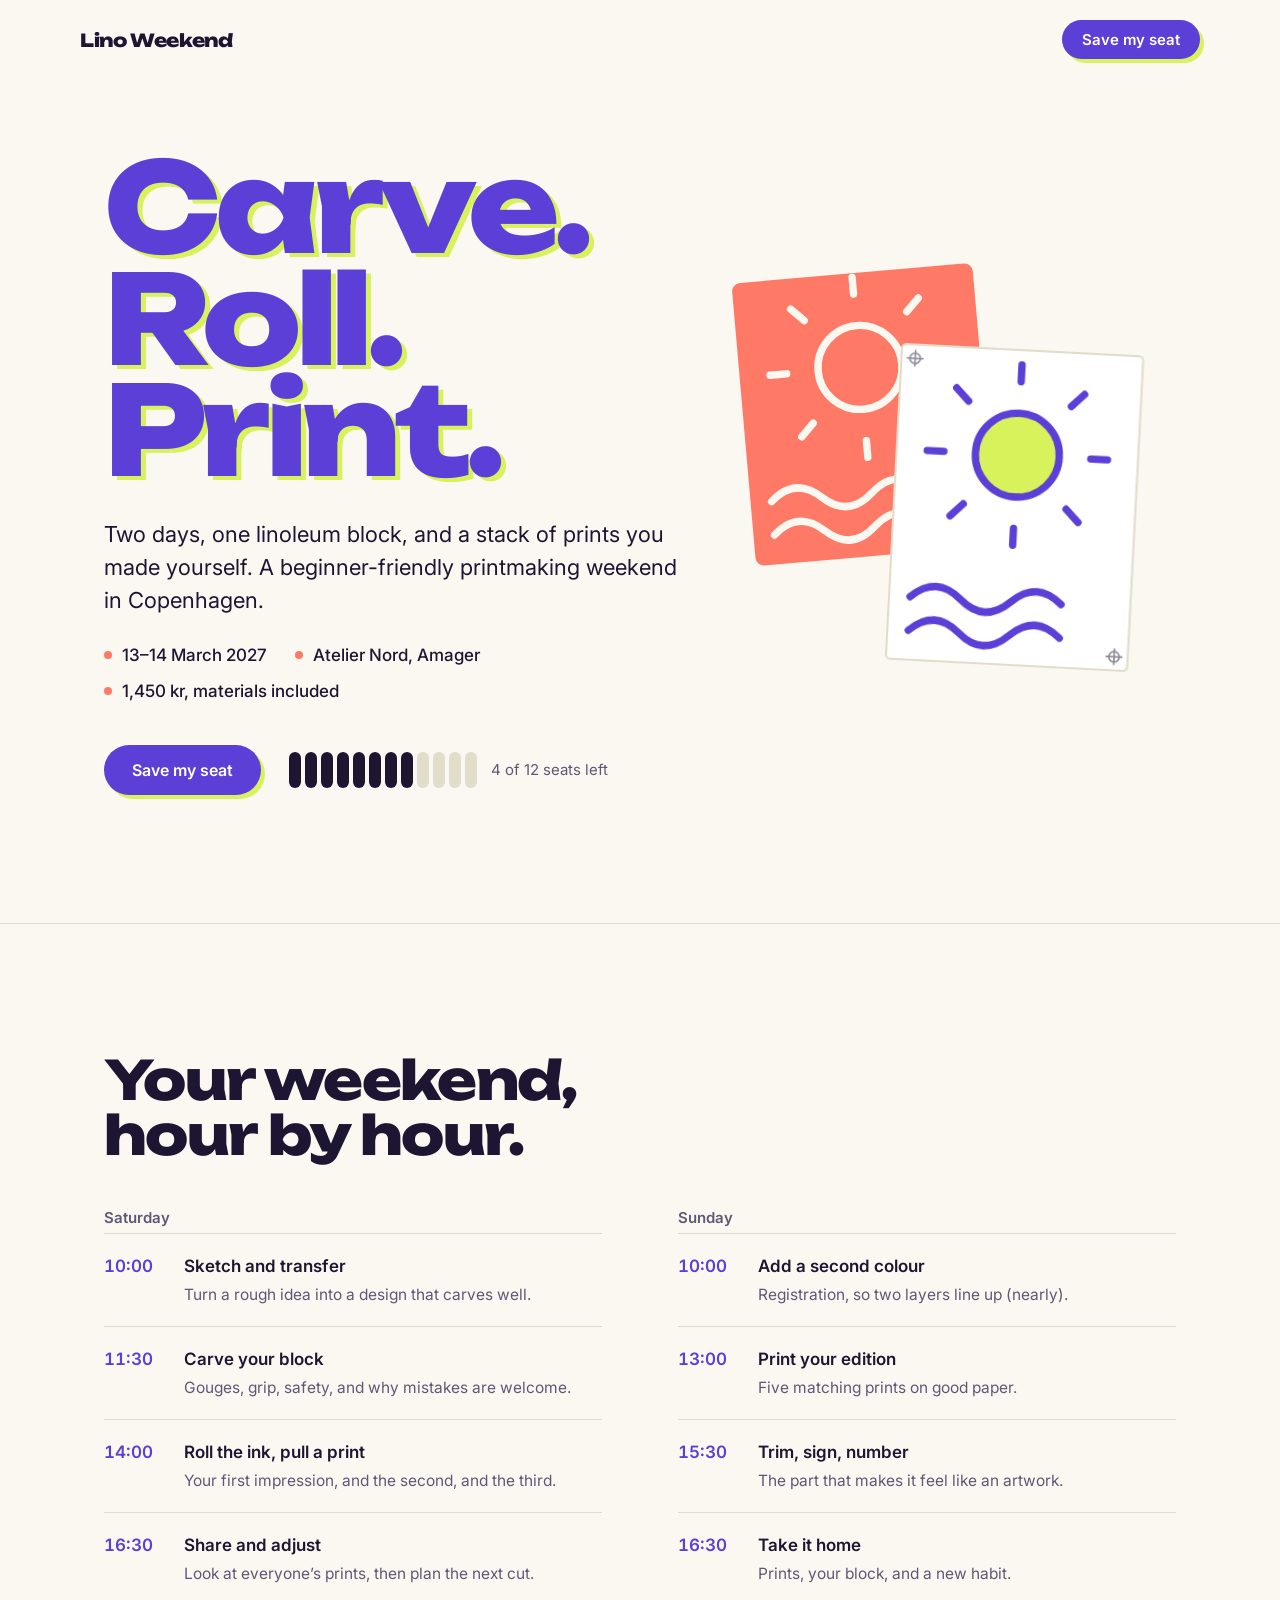
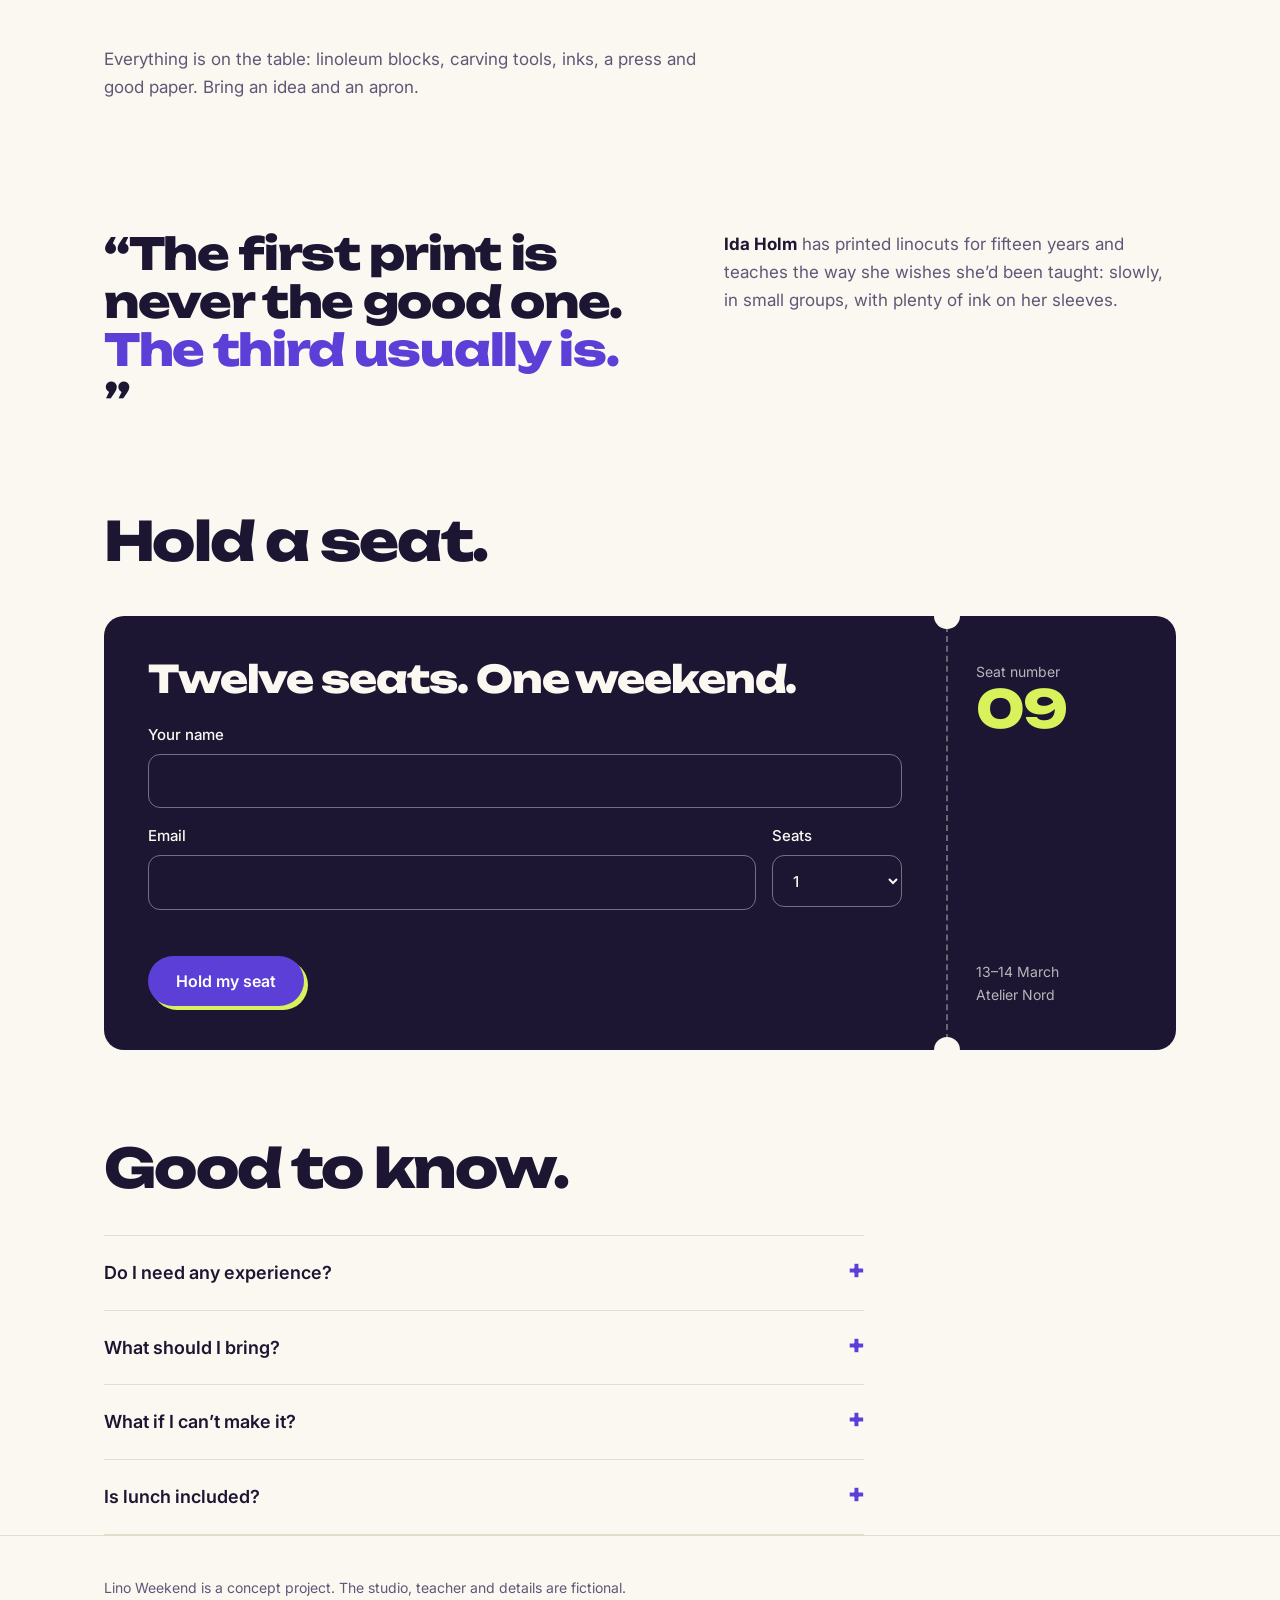
<file: public/index.html>
<!doctype html>
<html lang="en">
	<head>
		<meta charset="utf-8" />
		<meta
			name="viewport"
			content="width=device-width, initial-scale=1, viewport-fit=cover"
		/>
		<title>Lino Weekend: a two-day linocut workshop in Copenhagen</title>
		<link rel="preconnect" href="https://fonts.googleapis.com" />
		<link
			href="https://fonts.googleapis.com/css2?family=Inter:wght@400;500;600&family=Unbounded:wght@800&display=swap"
			rel="stylesheet"
		/>
		<link href="./styles.css" rel="stylesheet" />
	</head>
	<body>
		<header class="container site-header">
			<span class="brand">Lino Weekend</span>
			<a class="button button--small" href="#seat">Save my seat</a>
		</header>
		<div class="container">
			<div class="hero">
				<div>
					<h1
						class="headline"
						id="headline"
						aria-label="Carve. Roll. Print."
					>
						<span
							class="headline__layer headline__layer--offset"
							aria-hidden="true"
						>
							Carve.
							<br />
							Roll.
							<br />
							Print.
						</span>
						<span
							class="headline__layer headline__layer--front"
							aria-hidden="true"
						>
							Carve.
							<br />
							Roll.
							<br />
							Print.
						</span>
					</h1>
					<p class="lead">
						Two days, one linoleum block, and a stack of prints you
						made yourself. A beginner-friendly printmaking weekend
						in Copenhagen.
					</p>
					<ul class="hero-facts">
						<li>13–14 March 2027</li>
						<li>Atelier Nord, Amager</li>
						<li>1,450 kr, materials included</li>
					</ul>
					<div class="hero-cta">
						<a class="button" id="ctaButton" href="#seat">
							Save my seat
						</a>
						<div class="seat-status">
							<div
								class="seat-indicators"
								data-tube
								aria-hidden="true"
							></div>
							<span data-left></span>
						</div>
					</div>
				</div>
				<svg
					class="hero-art"
					viewBox="0 0 400 460"
					role="img"
					aria-label="A carved block beside the print it made"
				>
					<g transform="rotate(-5 120 220)">
						<rect
							x="10"
							y="40"
							width="230"
							height="270"
							rx="8"
							fill="var(--color-coral)"
						/>
						<g
							fill="none"
							stroke="var(--color-bg)"
							stroke-width="7"
							stroke-linecap="round"
						>
							<circle cx="125" cy="130" r="40" />
							<path
								d="M125 60v-16M125 216v-16M55 130H39M211 130h-16M76 81 64 69M186 191l-12-12M174 81l12-12M76 179l-12 12"
							/>
							<path d="M30 250q24-22 48 0t48 0 48 0 48 0" />
							<path d="M30 282q24-22 48 0t48 0 48 0" />
						</g>
					</g>
					<g class="hero-paper">
						<rect
							x="150"
							y="110"
							width="230"
							height="300"
							rx="4"
							fill="var(--color-paper)"
							stroke="var(--color-line)"
							stroke-width="2"
						/>
						<g
							fill="none"
							stroke="var(--color-violet)"
							stroke-width="7"
							stroke-linecap="round"
						>
							<circle
								cx="265"
								cy="210"
								r="40"
								fill="var(--color-lime)"
								stroke="none"
							/>
							<circle cx="265" cy="210" r="40" />
							<path
								d="M265 140v-16M265 296v-16M195 210h-16M351 210h-16M216 161l-12-12M326 271l-12-12M314 161l12-12M216 259l-12 12"
							/>
							<path d="M170 350q24-22 48 0t48 0 48 0" />
							<path d="M170 382q24-22 48 0t48 0 48 0" />
						</g>
						<g
							stroke="var(--color-ink)"
							stroke-width="1.5"
							fill="none"
							opacity=".5"
						>
							<circle cx="163" cy="123" r="5" />
							<path d="M155 123h16M163 115v16" />
							<circle cx="367" cy="397" r="5" />
							<path d="M359 397h16M367 389v16" />
						</g>
					</g>
				</svg>
			</div>
		</div>

		<section class="schedule" id="schedule">
			<div class="container">
				<h2>
					Your weekend,
					<br />
					hour by hour.
				</h2>
				<div class="schedule-grid">
					<div class="schedule-day">
						<h3>Saturday</h3>
						<ol>
							<li>
								<time>10:00</time>
								<div>
									<b>Sketch and transfer</b>
									<span>
										Turn a rough idea into a design that
										carves well.
									</span>
								</div>
							</li>
							<li>
								<time>11:30</time>
								<div>
									<b>Carve your block</b>
									<span>
										Gouges, grip, safety, and why mistakes
										are welcome.
									</span>
								</div>
							</li>
							<li>
								<time>14:00</time>
								<div>
									<b>Roll the ink, pull a print</b>
									<span>
										Your first impression, and the second,
										and the third.
									</span>
								</div>
							</li>
							<li>
								<time>16:30</time>
								<div>
									<b>Share and adjust</b>
									<span>
										Look at everyone’s prints, then plan the
										next cut.
									</span>
								</div>
							</li>
						</ol>
					</div>
					<div class="schedule-day">
						<h3>Sunday</h3>
						<ol>
							<li>
								<time>10:00</time>
								<div>
									<b>Add a second colour</b>
									<span>
										Registration, so two layers line up
										(nearly).
									</span>
								</div>
							</li>
							<li>
								<time>13:00</time>
								<div>
									<b>Print your edition</b>
									<span>
										Five matching prints on good paper.
									</span>
								</div>
							</li>
							<li>
								<time>15:30</time>
								<div>
									<b>Trim, sign, number</b>
									<span>
										The part that makes it feel like an
										artwork.
									</span>
								</div>
							</li>
							<li>
								<time>16:30</time>
								<div>
									<b>Take it home</b>
									<span>
										Prints, your block, and a new habit.
									</span>
								</div>
							</li>
						</ol>
					</div>
				</div>
				<p class="schedule-note">
					Everything is on the table: linoleum blocks, carving tools,
					inks, a press and good paper. Bring an idea and an apron.
				</p>
			</div>
		</section>

		<section class="teacher-section">
			<div class="container teacher">
				<blockquote>
					“The first print is never the good one.
					<em>The third usually is.</em>
					”
				</blockquote>
				<p>
					<strong>Ida Holm</strong>
					has printed linocuts for fifteen years and teaches the way
					she wishes she’d been taught: slowly, in small groups, with
					plenty of ink on her sleeves.
				</p>
			</div>
		</section>

		<section class="booking" id="seat">
			<div class="container">
				<h2 class="section-header">Hold a seat.</h2>
				<div class="ticket-card" id="ticketCard">
					<div class="booking-form">
						<h2>Twelve seats. One weekend.</h2>
						<form id="bookingForm" novalidate>
							<label>
								Your name
								<input id="nameInput" autocomplete="name" />
							</label>
							<div class="form-row">
								<label>
									Email
									<input
										id="emailInput"
										type="email"
										autocomplete="email"
									/>
								</label>
								<label>
									Seats
									<select id="seatsSelect">
										<option>1</option>
										<option>2</option>
									</select>
								</label>
							</div>
							<p
								class="form-error"
								id="formError"
								role="alert"
							></p>
							<button
								class="button"
								id="submitButton"
								type="submit"
							>
								Hold my seat
							</button>
						</form>
						<div class="booking-success" role="status">
							<h2 id="successTitle"></h2>
							<p id="successText"></p>
						</div>
					</div>
					<div class="ticket-stub" id="ticketStub">
						<div>
							<small>Seat number</small>
							<b id="seatNumber">09</b>
						</div>
						<div>
							<small>13–14 March</small>
							<small>Atelier Nord</small>
						</div>
					</div>
				</div>
			</div>
		</section>
		<section class="container faq-container">
			<div>
				<h2>Good to know.</h2>
				<div class="faq">
					<details>
						<summary>Do I need any experience?</summary>
						<p>
							No. Most of the group has never held a carving tool,
							and the weekend is paced for that.
						</p>
					</details>
					<details>
						<summary>What should I bring?</summary>
						<p>
							An apron and an idea. We provide blocks, tools,
							inks, paper and the press.
						</p>
					</details>
					<details>
						<summary>What if I can’t make it?</summary>
						<p>
							Move to the next weekend, or get a full refund up to
							14 days before.
						</p>
					</details>
					<details>
						<summary>Is lunch included?</summary>
						<p>
							Coffee and snacks are, and there is a long lunch
							break with good places nearby.
						</p>
					</details>
				</div>
			</div>
		</section>
		<footer>
			<div class="container">
				Lino Weekend is a concept project. The studio, teacher and
				details are fictional.
			</div>
		</footer>

		<script src="./script.js"></script>
	</body>
</html>
</file>
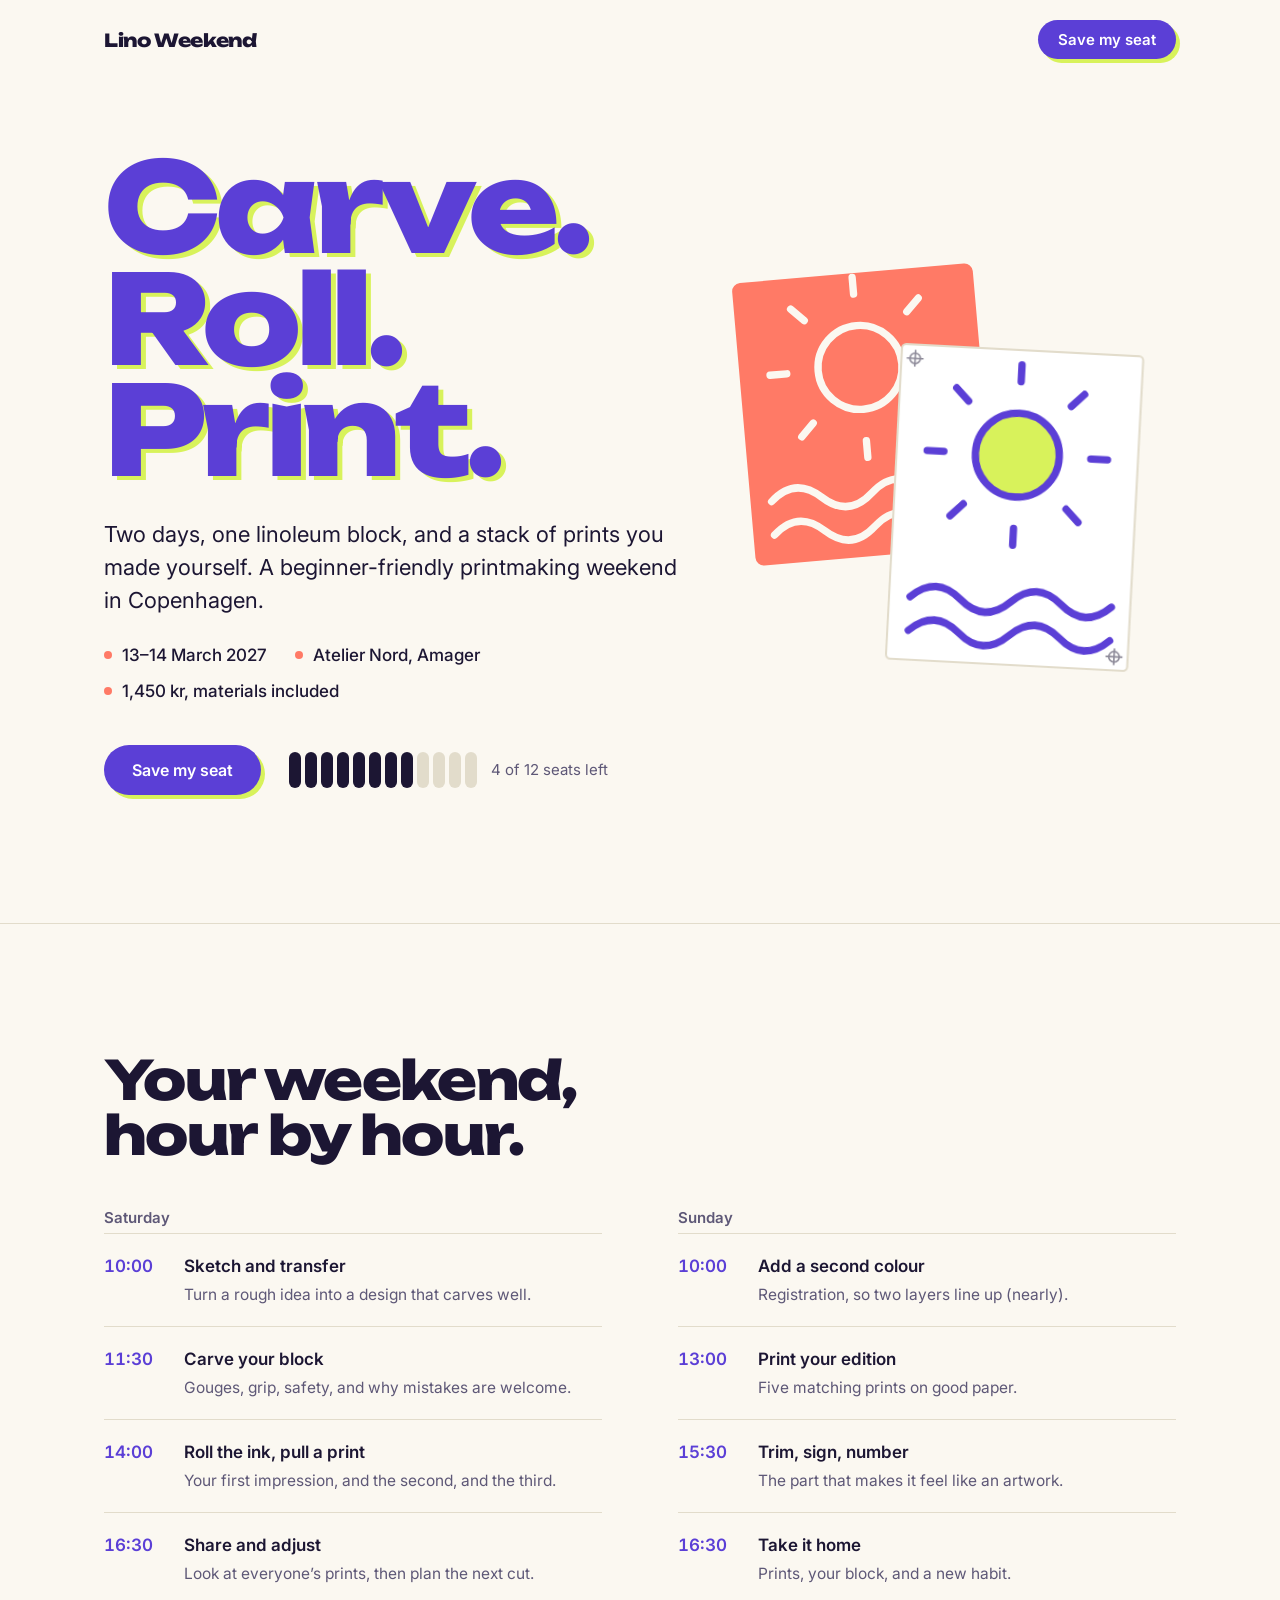
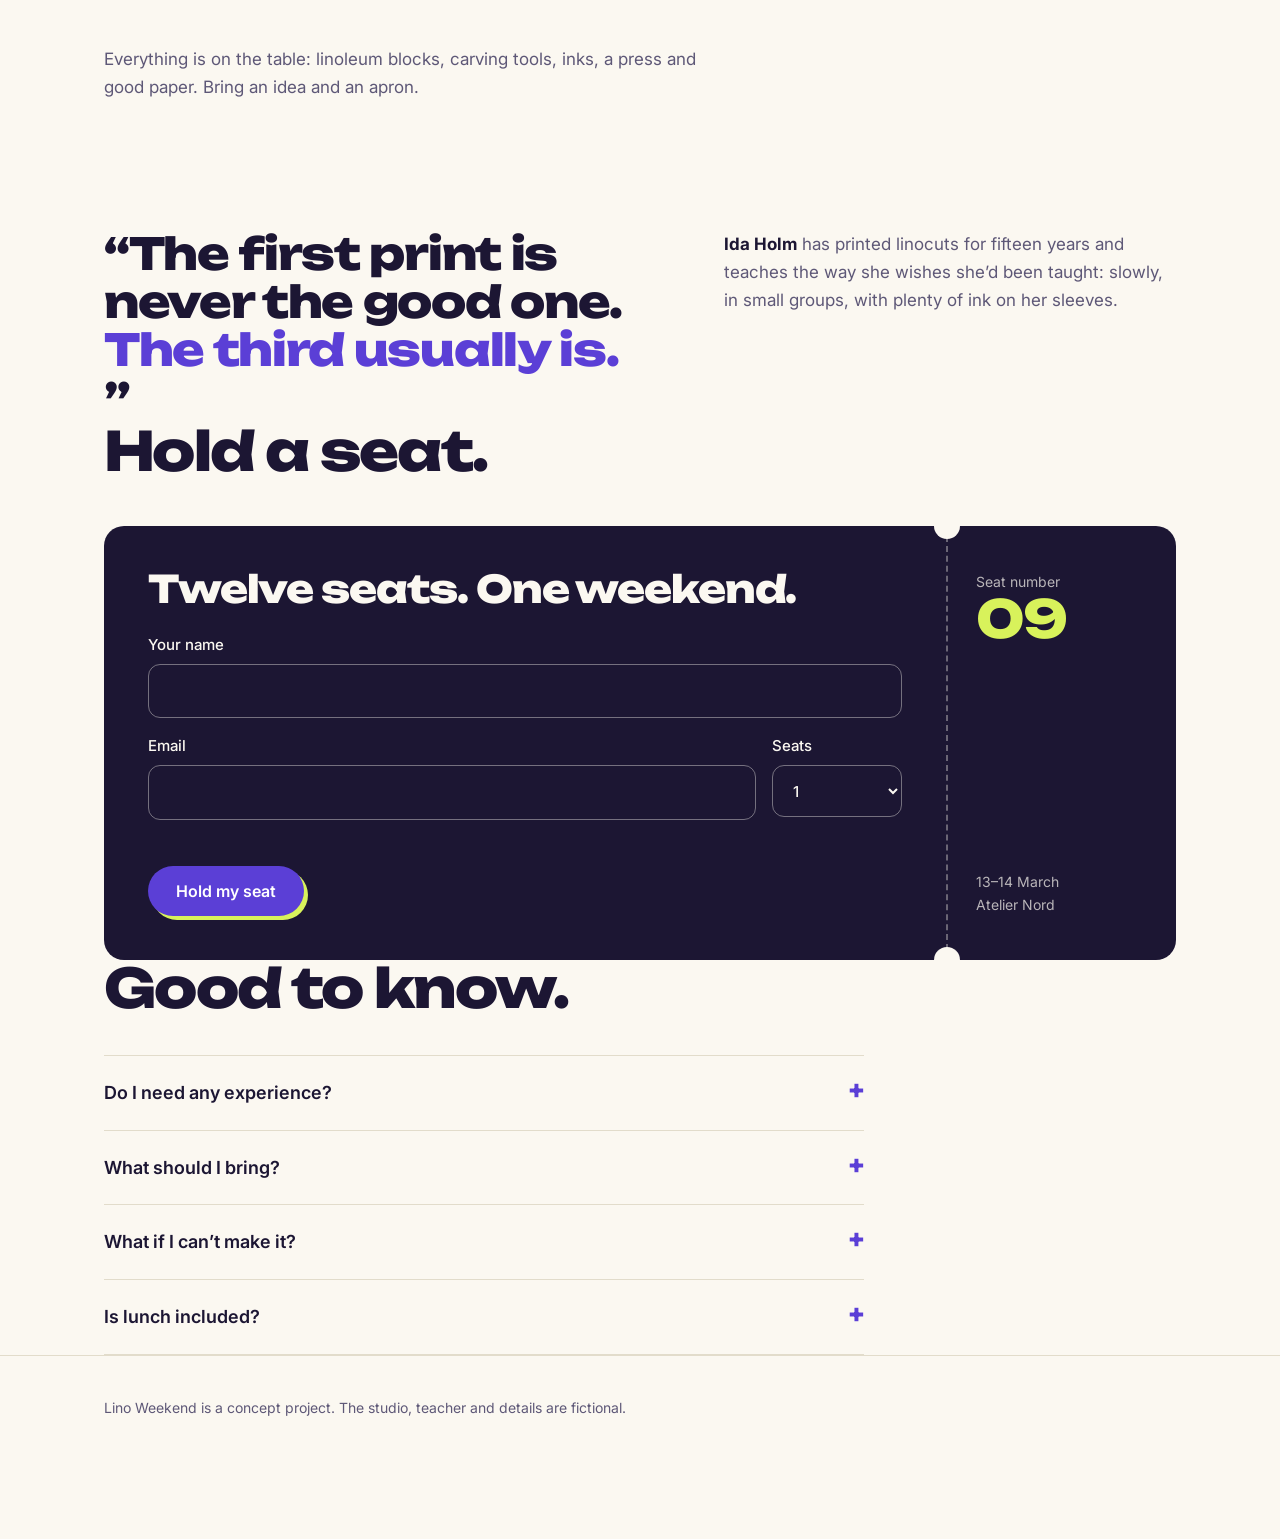
<file: public/linoWeekendWorkshop.html>
<!doctype html>
<html lang="en">
	<head>
		<meta charset="utf-8" />
		<meta
			name="viewport"
			content="width=device-width, initial-scale=1, viewport-fit=cover"
		/>
		<title>Lino Weekend: a two-day linocut workshop in Copenhagen</title>
		<link rel="preconnect" href="https://fonts.googleapis.com" />
		<link
			href="https://fonts.googleapis.com/css2?family=Inter:wght@400;500;600&family=Unbounded:wght@800&display=swap"
			rel="stylesheet"
		/>
		<link href="./styles.css" rel="stylesheet" />
	</head>
	<body>
		<div class="container">
			<header class="site-header">
				<span class="brand">Lino Weekend</span>
				<a class="button button--small" href="#seat">Save my seat</a>
			</header>

			<div class="hero">
				<div>
					<h1
						class="headline"
						id="headline"
						aria-label="Carve. Roll. Print."
					>
						<span
							class="headline__layer headline__layer--offset"
							aria-hidden="true"
						>
							<span class="parallax__text">Carve.
							<br />
							Roll.
							<br />
							Print.</span>
						</span>
						<span
							class="headline__layer headline__layer--front"
							aria-hidden="true"
						>
							<span class="parallax__text">Carve.
							<br />
							Roll.
							<br />
							Print.</span>
						</span>
					</h1>
					<p class="lead">
						Two days, one linoleum block, and a stack of prints you
						made yourself. A beginner-friendly printmaking weekend
						in Copenhagen.
					</p>
					<ul class="hero-facts">
						<li>13–14 March 2027</li>
						<li>Atelier Nord, Amager</li>
						<li>1,450 kr, materials included</li>
					</ul>
					<div class="hero-cta">
						<a class="button" id="ctaButton" href="#seat">
							Save my seat
						</a>
						<div class="seat-status">
							<div
								class="seat-indicators"
								data-tube
								aria-hidden="true"
							></div>
							<span data-left></span>
						</div>
					</div>
				</div>
				<svg
					class="hero-art"
					viewBox="0 0 400 460"
					role="img"
					aria-label="A carved block beside the print it made"
				>
					<g transform="rotate(-5 120 220)">
						<rect
							x="10"
							y="40"
							width="230"
							height="270"
							rx="8"
							fill="var(--color-coral)"
						/>
						<g
							fill="none"
							stroke="var(--color-bg)"
							stroke-width="7"
							stroke-linecap="round"
						>
							<circle cx="125" cy="130" r="40" />
							<path
								d="M125 60v-16M125 216v-16M55 130H39M211 130h-16M76 81 64 69M186 191l-12-12M174 81l12-12M76 179l-12 12"
							/>
							<path d="M30 250q24-22 48 0t48 0 48 0 48 0" />
							<path d="M30 282q24-22 48 0t48 0 48 0 48 0" />
						</g>
					</g>
					<g class="hero-paper">
						<rect
							x="150"
							y="110"
							width="230"
							height="300"
							rx="4"
							fill="var(--color-paper)"
							stroke="var(--color-line)"
							stroke-width="2"
						/>
						<g
							fill="none"
							stroke="var(--color-violet)"
							stroke-width="7"
							stroke-linecap="round"
						>
							<circle
								cx="265"
								cy="210"
								r="40"
								fill="var(--color-lime)"
								stroke="none"
							/>
							<circle cx="265" cy="210" r="40" />
							<path
								d="M265 140v-16M265 296v-16M195 210h-16M351 210h-16M216 161l-12-12M326 271l-12-12M314 161l12-12M216 259l-12 12"
							/>
							<path d="M170 350q24-22 48 0t48 0 48 0 48 0" />
							<path d="M170 382q24-22 48 0t48 0 48 0 48 0" />
						</g>
						<g
							stroke="var(--color-ink)"
							stroke-width="1.5"
							fill="none"
							opacity=".5"
						>
							<circle cx="163" cy="123" r="5" />
							<path d="M155 123h16M163 115v16" />
							<circle cx="367" cy="397" r="5" />
							<path d="M359 397h16M367 389v16" />
						</g>
					</g>
				</svg>
			</div>
		</div>

		<section class="schedule" id="schedule">
			<div class="container">
				<h2>
					Your weekend,
					<br />
					hour by hour.
				</h2>
				<div class="schedule-grid">
					<div class="schedule-day">
						<h3>Saturday</h3>
						<ol>
							<li>
								<time>10:00</time>
								<div>
									<b>Sketch and transfer</b>
									<span>
										Turn a rough idea into a design that
										carves well.
									</span>
								</div>
							</li>
							<li>
								<time>11:30</time>
								<div>
									<b>Carve your block</b>
									<span>
										Gouges, grip, safety, and why mistakes
										are welcome.
									</span>
								</div>
							</li>
							<li>
								<time>14:00</time>
								<div>
									<b>Roll the ink, pull a print</b>
									<span>
										Your first impression, and the second,
										and the third.
									</span>
								</div>
							</li>
							<li>
								<time>16:30</time>
								<div>
									<b>Share and adjust</b>
									<span>
										Look at everyone’s prints, then plan the
										next cut.
									</span>
								</div>
							</li>
						</ol>
					</div>
					<div class="schedule-day">
						<h3>Sunday</h3>
						<ol>
							<li>
								<time>10:00</time>
								<div>
									<b>Add a second colour</b>
									<span>
										Registration, so two layers line up
										(nearly).
									</span>
								</div>
							</li>
							<li>
								<time>13:00</time>
								<div>
									<b>Print your edition</b>
									<span>
										Five matching prints on good paper.
									</span>
								</div>
							</li>
							<li>
								<time>15:30</time>
								<div>
									<b>Trim, sign, number</b>
									<span>
										The part that makes it feel like an
										artwork.
									</span>
								</div>
							</li>
							<li>
								<time>16:30</time>
								<div>
									<b>Take it home</b>
									<span>
										Prints, your block, and a new habit.
									</span>
								</div>
							</li>
						</ol>
					</div>
				</div>
				<p class="schedule-note">
					Everything is on the table: linoleum blocks, carving tools,
					inks, a press and good paper. Bring an idea and an apron.
				</p>
			</div>
		</section>

		<section class="teacher-section">
			<div class="container teacher">
				<blockquote>
					“The first print is never the good one.
					<em>The third usually is.</em>
					”
				</blockquote>
				<p>
					<strong>Ida Holm</strong>
					has printed linocuts for fifteen years and teaches the way
					she wishes she’d been taught: slowly, in small groups, with
					plenty of ink on her sleeves.
				</p>
			</div>
		</section>

		<section class="booking" id="seat">
			<div class="container">
				<h2>Hold a seat.</h2>
				<div class="ticket-card" id="ticketCard">
					<div class="booking-form">
						<h2>Twelve seats. One weekend.</h2>
						<form id="bookingForm" novalidate>
							<label>
								Your name
								<input id="nameInput" autocomplete="name" />
							</label>
							<div class="form-row">
								<label>
									Email
									<input
										id="emailInput"
										type="email"
										autocomplete="email"
									/>
								</label>
								<label>
									Seats
									<select id="seatsSelect">
										<option>1</option>
										<option>2</option>
									</select>
								</label>
							</div>
							<p
								class="form-error"
								id="formError"
								role="alert"
							></p>
							<button
								class="button"
								id="submitButton"
								type="submit"
							>
								Hold my seat
							</button>
						</form>
						<div class="booking-success" role="status">
							<h2 id="successTitle"></h2>
							<p id="successText"></p>
						</div>
					</div>
					<div class="ticket-stub" id="ticketStub">
						<div>
							<small>Seat number</small>
							<b id="seatNumber">09</b>
						</div>
						<div>
							<small>13–14 March</small>
							<small>Atelier Nord</small>
						</div>
					</div>
				</div>
			</div>
		</section>

		<section class="faq-section">
			<div class="container">
				<h2>Good to know.</h2>
				<div class="faq">
					<details>
						<summary>Do I need any experience?</summary>
						<p>
							No. Most of the group has never held a carving tool,
							and the weekend is paced for that.
						</p>
					</details>
					<details>
						<summary>What should I bring?</summary>
						<p>
							An apron and an idea. We provide blocks, tools,
							inks, paper and the press.
						</p>
					</details>
					<details>
						<summary>What if I can’t make it?</summary>
						<p>
							Move to the next weekend, or get a full refund up to
							14 days before.
						</p>
					</details>
					<details>
						<summary>Is lunch included?</summary>
						<p>
							Coffee and snacks are, and there is a long lunch
							break with good places nearby.
						</p>
					</details>
				</div>
			</div>
		</section>

		<footer>
			<div class="container">
				Lino Weekend is a concept project. The studio, teacher and
				details are fictional.
			</div>
		</footer>

		<div class="bottom-bar" id="bottomBar">
			<span data-left></span>
			<a class="button button--small" href="#seat">Save my seat</a>
		</div>

		<script>
			document.documentElement.classList.add("js");
			const T = 12;
			let booked = 8;
			const tubes = [...document.querySelectorAll("[data-tube]")],
				lefts = [...document.querySelectorAll("[data-left]")];
			function paint() {
				const l = T - booked;
				tubes.forEach((t) => {
					t.innerHTML = Array.from(
						{ length: T },
						(_, i) =>
							`<i class="seat ${i >= booked ? "seat--empty" : ""}"></i>`,
					).join("");
				});
				lefts.forEach(
					(s) =>
						(s.textContent =
							l > 0
								? `${l} of ${T} seats left`
								: "Fully booked. Join the waitlist."),
				);
				document.getElementById("submitButton").textContent =
					l > 0 ? "Hold my seat" : "Join the waitlist";
				document.getElementById("seatNumber").textContent = String(
					Math.min(booked + 1, T),
				).padStart(2, "0");
				const q = document.getElementById("seatsSelect");
				q.innerHTML =
					l >= 2
						? "<option>1</option><option>2</option>"
						: "<option>1</option>";
			}
			paint();
			const headline = document.getElementById("headline");
			requestAnimationFrame(() =>
				setTimeout(() => headline.classList.add("is-revealed"), 250),
			);
			document
				.getElementById("bookingForm")
				.addEventListener("submit", (e) => {
					e.preventDefault();
					const n = document.getElementById("nameInput").value.trim(),
						m = document.getElementById("emailInput").value.trim(),
						err = document.getElementById("formError");
					if (!n) {
						err.textContent =
							"Add your name so we can put it on the seat.";
						return;
					}
					if (!/^[^\s@]+@[^\s@]+\.[^\s@]{2,}$/.test(m)) {
						err.textContent = "That email doesn’t look right yet.";
						return;
					}
					err.textContent = "";
					const l = T - booked,
						q = Math.min(
							+document.getElementById("seatsSelect").value,
							Math.max(l, 1),
						),
						wait = l <= 0;
					if (!wait) booked += q;
					const no = String(Math.min(booked, T)).padStart(2, "0");
					document
						.getElementById("ticketStub")
						.classList.add("is-torn");
					setTimeout(() => {
						document.getElementById("successTitle").textContent =
							wait
								? "You’re on the list."
								: `Seat ${no} is yours, ${n.split(" ")[0]}.`;
						document.getElementById("successText").textContent =
							wait
								? `We’ll email ${m} the moment a seat opens.`
								: `A confirmation is on its way to ${m}. Bring an apron and an idea.`;
						document
							.getElementById("ticketCard")
							.classList.add("is-submitted");
						paint();
					}, 650);
				});
			const bar = document.getElementById("bottomBar"),
				hb = document.getElementById("ctaButton");
			new IntersectionObserver(([x]) =>
				bar.classList.toggle(
					"is-visible",
					!x.isIntersecting && x.boundingClientRect.top < 0,
				),
			).observe(hb);
		/* Hero parallax */
		(function () {
			const hero = document.querySelector(".hero");
			if (!hero) return;
			const root = document.documentElement;
			const maxMove = 28;
			const reduced = window.matchMedia("(prefers-reduced-motion: reduce)");

			function move(e) {
				if (reduced.matches) return;
				const rect = hero.getBoundingClientRect();
				const cx = e.clientX - rect.left - rect.width / 2;
				const cy = e.clientY - rect.top - rect.height / 2;
				const nx = Math.max(-1, Math.min(1, cx / (rect.width / 2)));
				const ny = Math.max(-1, Math.min(1, cy / (rect.height / 2)));
				root.style.setProperty("--parallax-x", nx * maxMove + "px");
				root.style.setProperty("--parallax-y", ny * maxMove + "px");
			}

			function reset() {
				root.style.setProperty("--parallax-x", "0");
				root.style.setProperty("--parallax-y", "0");
			}

			hero.addEventListener("mousemove", move);
			hero.addEventListener("mouseleave", reset);
		})();
	</script>
	</body>
</html>
</file>
<file: public/styles.css>
/* ==========================================================================
   1. Design tokens & theme (general)
   ========================================================================== */

:root {
	--color-bg: #fbf8f1;
	--color-paper: #fff;
	--color-ink: #1c1633;
	--color-muted: #5e5877;
	--color-line: #e2dccb;
	--color-violet: #5b3fd6;
	--color-lime: #d8f25b;
	--color-coral: #ff7a66;
	--color-button: #5b3fd6;

	--radius-pill: 99px;
	--radius-card: 20px;
	--radius-input: 12px;

	--max-width: 1120px;

	padding-top: env(safe-area-inset-top, 0);
	padding-bottom: env(safe-area-inset-bottom, 0);
}

@media (prefers-color-scheme: dark) {
	:root:not([data-theme="light"]) {
		--color-bg: #15112b;
		--color-paper: #1e1940;
		--color-ink: #f4f0ff;
		--color-muted: #b3abd6;
		--color-line: #322b5c;
		--color-violet: #a596ff;
	}
}

[data-theme="dark"] {
	--color-bg: #15112b;
	--color-paper: #1e1940;
	--color-ink: #f4f0ff;
	--color-muted: #b3abd6;
	--color-line: #322b5c;
	--color-violet: #a596ff;
}

/* ==========================================================================
   2. Reset & general
   ========================================================================== */

*,
*::before,
*::after {
	box-sizing: border-box;
}

html {
	scroll-padding-top: env(safe-area-inset-top, 0);
	scroll-behavior: smooth;
}

body {
	margin: 0;
	background: var(--color-bg);
	color: var(--color-ink);
	font: 400 17px/1.65 Inter, system-ui, sans-serif;
}

.container {
	max-width: var(--max-width);
	margin: 0 auto;
	padding: 0 24px;
}

h1,
h2 {
	font-family: Unbounded, Impact, sans-serif;
	font-weight: 800;
	margin: 0;
}

h2 {
	font-size: clamp(30px, 5vw, 54px);
	line-height: 1.02;
	letter-spacing: -0.03em;
}

/* Shared focus style for interactive elements */
:where(.button, summary, input, select):focus-visible {
	outline: 3px solid var(--color-coral);
	outline-offset: 3px;
}
.section-header {
	margin-top: 10vh
}

/* ==========================================================================
   3. Header
   ========================================================================== */

.site-header {
	display: flex;
	justify-content: space-between;
	align-items: center;
	padding: 20px 0;
}

.site-header .brand {
	font: 800 18px/1 Unbounded, sans-serif;
	letter-spacing: -0.02em;
}

/* ==========================================================================
   4. Buttons
   ========================================================================== */

.button {
	display: inline-block;
	font: 600 16px/1 Inter, sans-serif;
	background: var(--color-button);
	color: #fff;
	border: 0;
	border-radius: var(--radius-pill);
	padding: 17px 28px;
	cursor: pointer;
	text-decoration: none;
	box-shadow: 4px 4px 0 var(--color-lime);
	transition: box-shadow 0.12s;
}

.button:hover {
	box-shadow: 7px 7px 0 var(--color-lime);
}

.button:active {
	box-shadow: 0 0 0 var(--color-lime);
}

.button--small {
	padding: 12px 20px;
	font-size: 15px;
}

/* ==========================================================================
   5. Hero
   ========================================================================== */

.hero {
	display: grid;
	grid-template-columns: 1.25fr 1fr;
	gap: 40px;
	align-items: center;
	padding: clamp(24px, 6vw, 72px) 0 clamp(64px, 10vw, 128px);
}

.hero .headline {
	position: relative;
	display: inline-block;
	font: 800 clamp(50px, 11vw, 124px)/0.9 Unbounded, Impact, sans-serif;
	letter-spacing: -0.045em;
	margin: 0;
}

.hero .headline__layer {
	display: block;
}

.hero .headline__layer--offset {
	position: absolute;
	inset: 0;
	color: var(--color-lime);
	transform: translate(5px, 4px);
	transition: transform 0.9s cubic-bezier(0.2, 1.25, 0.3, 1);
}

.hero .headline__layer--front {
	position: relative;
	color: var(--color-violet);
}

.js .hero .headline:not(.is-revealed) .headline__layer--offset {
	transform: translate(30px, 24px);
}

.hero .headline:hover .headline__layer--offset {
	transform: translate(9px, 7px);
	transition-duration: 0.25s;
}

.hero .lead {
	font-size: clamp(18px, 2.2vw, 22px);
	line-height: 1.5;
	max-width: 30em;
	margin: 32px 0 0;
}

.hero .hero-facts {
	display: flex;
	flex-wrap: wrap;
	gap: 8px 28px;
	margin: 24px 0 0;
	padding: 0;
	list-style: none;
	font-weight: 500;
}

.hero .hero-facts li {
	padding-left: 18px;
	position: relative;
}

.hero .hero-facts li::before {
	content: "";
	position: absolute;
	left: 0;
	top: 0.6em;
	width: 8px;
	height: 8px;
	border-radius: 50%;
	background: var(--color-coral);
}

.hero .hero-cta {
	display: flex;
	flex-wrap: wrap;
	align-items: center;
	gap: 20px 28px;
	margin-top: 40px;
}

.hero .seat-status {
	display: flex;
	align-items: center;
	gap: 14px;
	font-size: 15px;
	color: var(--color-muted);
}

.hero .seat-indicators {
	display: flex;
	gap: 4px;
}

.hero .seat {
	width: 12px;
	height: 36px;
	border-radius: 6px;
	background: var(--color-ink);
	transition: background 0.5s, transform 0.5s;
}

.hero .seat--empty {
	background: var(--color-line);
}

.hero .hero-art {
	width: 100%;
	max-width: 420px;
	justify-self: center;
	overflow: visible;
}

.hero .hero-paper {
	transform-origin: 200px 250px;
	animation: stamp 0.55s 0.95s cubic-bezier(0.2, 0.9, 0.2, 1) both;
}

@keyframes stamp {
	from {
		opacity: 0;
		transform: translateY(-18px) scale(1.05) rotate(3deg);
	}
	to {
		opacity: 1;
		transform: rotate(3deg);
	}
}



/* ==========================================================================
   6. Schedule
   ========================================================================== */

.schedule {
	padding: clamp(64px, 10vw, 128px) 0;
	border-top: 1px solid var(--color-line);
}

.schedule .schedule-grid {
	display: grid;
	grid-template-columns: 1fr 1fr;
	gap: clamp(32px, 6vw, 80px);
	margin-top: 48px;
}

.schedule .schedule-day h3 {
	font: 600 15px/1 Inter, sans-serif;
	color: var(--color-muted);
	margin: 0 0 8px;
}

.schedule .schedule-day ol {
	list-style: none;
	margin: 0;
	padding: 0;
}

.schedule .schedule-day li {
	display: grid;
	grid-template-columns: 64px 1fr;
	gap: 16px;
	padding: 18px 0;
	border-top: 1px solid var(--color-line);
}

.schedule .schedule-day time {
	font-weight: 600;
	font-variant-numeric: tabular-nums;
	color: var(--color-violet);
}

.schedule .schedule-day b {
	display: block;
	font-weight: 600;
}

.schedule .schedule-day span {
	color: var(--color-muted);
	font-size: 15.5px;
}

.schedule .schedule-note {
	margin: 40px 0 0;
	max-width: 36em;
	color: var(--color-muted);
}

/* ==========================================================================
   7. Teacher
   ========================================================================== */

.teacher {
	display: grid;
	grid-template-columns: 1.2fr 1fr;
	gap: clamp(32px, 6vw, 80px);
	align-items: start;
}

.teacher blockquote {
	margin: 0;
	font: 800 clamp(26px, 4vw, 44px)/1.1 Unbounded, sans-serif;
	letter-spacing: -0.03em;
}

.teacher blockquote em {
	font-style: normal;
	color: var(--color-violet);
}

.teacher p {
	margin: 0;
	color: var(--color-muted);
}

.teacher strong {
	color: var(--color-ink);
}

/* ==========================================================================
   8. Booking & ticket
   ========================================================================== */

.ticket-card {
	position: relative;
	display: grid;
	grid-template-columns: 1fr 230px;
	margin-top: 48px;
	background: var(--color-ink);
	color: var(--color-bg);
	border-radius: var(--radius-card);
}

.ticket-card.is-submitted .booking-success {
	display: block;
}

.ticket-card.is-submitted form {
	display: none;
}

.ticket-card .booking-form {
	padding: clamp(24px, 4vw, 44px);
}

.ticket-card .booking-form h2 {
	color: var(--color-bg);
	font-size: clamp(26px, 3.6vw, 38px);
	margin-bottom: 24px;
}

.ticket-card .booking-form label {
	display: block;
	font-weight: 500;
	font-size: 15px;
	margin: 0 0 16px;
}

.ticket-card .booking-form input,
.ticket-card .booking-form select {
	display: block;
	width: 100%;
	margin-top: 6px;
	font: inherit;
	color: var(--color-bg);
	background: transparent;
	border: 1.5px solid color-mix(in srgb, var(--color-bg) 40%, transparent);
	border-radius: var(--radius-input);
	padding: 14px 16px;
	min-height: 52px;
}

.ticket-card .booking-form select option {
	color: var(--color-ink);
}

.ticket-card .form-row {
	display: grid;
	grid-template-columns: 1fr 130px;
	gap: 16px;
}

.ticket-card .form-error {
	color: var(--color-coral);
	min-height: 22px;
	font-size: 15px;
	margin: 0 0 8px;
}

.ticket-card .booking-form .button {
	box-shadow: 4px 4px 0 var(--color-lime);
}

.ticket-card .booking-success {
	display: none;
}

.ticket-card .booking-success p {
	margin: 0 0 12px;
	max-width: 26em;
}

.ticket-card .ticket-stub {
	position: relative;
	padding: clamp(24px, 4vw, 44px) 28px;
	border-left: 2px dashed color-mix(in srgb, var(--color-bg) 35%, transparent);
	display: flex;
	flex-direction: column;
	justify-content: space-between;
	gap: 24px;
	transition: transform 0.8s cubic-bezier(0.5, 0, 0.7, 0.4), opacity 0.8s;
}

.ticket-card .ticket-stub::before,
.ticket-card .ticket-stub::after {
	content: "";
	position: absolute;
	left: -14px;
	width: 26px;
	height: 26px;
	border-radius: 50%;
	background: var(--color-bg);
}

.ticket-card .ticket-stub::before {
	top: -13px;
}

.ticket-card .ticket-stub::after {
	bottom: -13px;
}

.ticket-card .ticket-stub.is-torn {
	transform: translate(70px, 50px) rotate(9deg);
	opacity: 0;
	pointer-events: none;
}

.ticket-card .ticket-stub small {
	display: block;
	opacity: 0.7;
	font-size: 14px;
}

.ticket-card .ticket-stub b {
	font: 800 52px/1 Unbounded, sans-serif;
	letter-spacing: -0.04em;
	color: var(--color-lime);
}

/* ==========================================================================
   9. FAQ
   ========================================================================== */

.faq {
	max-width: 760px;
	margin-top: 40px;
}
.faq-container {
	margin-top: 10vh;
}

.faq details {
	border-top: 1px solid var(--color-line);
}

.faq details:last-child {
	border-bottom: 1px solid var(--color-line);
}

.faq summary {
	cursor: pointer;
	list-style: none;
	display: flex;
	justify-content: space-between;
	gap: 16px;
	padding: 22px 0;
	font-weight: 600;
	font-size: 18px;
}

.faq summary::-webkit-details-marker {
	display: none;
}

.faq summary::after {
	content: "+";
	font: 800 24px/1 Unbounded, sans-serif;
	color: var(--color-violet);
	transition: transform 0.2s;
}

.faq details[open] summary::after {
	transform: rotate(45deg);
}

.faq details p {
	margin: 0 0 22px;
	color: var(--color-muted);
	max-width: 34em;
}

/* ==========================================================================
   10. Footer
   ========================================================================== */

footer {
	padding: 40px 0 120px;
	color: var(--color-muted);
	font-size: 14px;
	border-top: 1px solid var(--color-line);
}

/* ==========================================================================
   11. Bottom bar (sticky, mobile)
   ========================================================================== */

.bottom-bar {
	display: none;
}

@media (max-width: 820px) {
	.hero,
	.schedule-grid,
	.teacher {
		grid-template-columns: 1fr;
	}

	.hero-art {
		max-width: 300px;
		justify-self: start;
	}

	.ticket-card {
		grid-template-columns: 1fr;
	}

	.ticket-stub {
		border-left: 0;
		border-top: 2px dashed color-mix(in srgb, var(--color-bg) 35%, transparent);
		flex-direction: row;
		align-items: center;
	}

	.ticket-stub::before,
	.ticket-stub::after {
		top: -13px;
		bottom: auto;
		left: auto;
	}

	.ticket-stub::before {
		left: -13px;
	}

	.ticket-stub::after {
		right: -13px;
	}

	.ticket-stub.is-torn {
		transform: translate(0, 60px) rotate(4deg);
	}

	.form-row {
		grid-template-columns: 1fr;
	}

	.bottom-bar {
		display: flex;
		position: fixed;
		inset-inline: 0;
		bottom: 0;
		z-index: 5;
		justify-content: space-between;
		align-items: center;
		gap: 12px;
		padding: 12px 20px calc(12px + env(safe-area-inset-bottom, 0));
		background: var(--color-bg);
		border-top: 1px solid var(--color-line);
		transform: translateY(110%);
		transition: transform 0.25s;
	}

	.bottom-bar.is-visible {
		transform: none;
	}

	.bottom-bar span {
		font-size: 15px;
		color: var(--color-muted);
	}
}

/* ==========================================================================
   12. Reduced motion
   ========================================================================== */

@media (prefers-reduced-motion: reduce) {
	*,
	*::before,
	*::after {
		animation: none !important;
		transition: none !important;
	}

	html {
		scroll-behavior: auto;
	}
}
</file>
